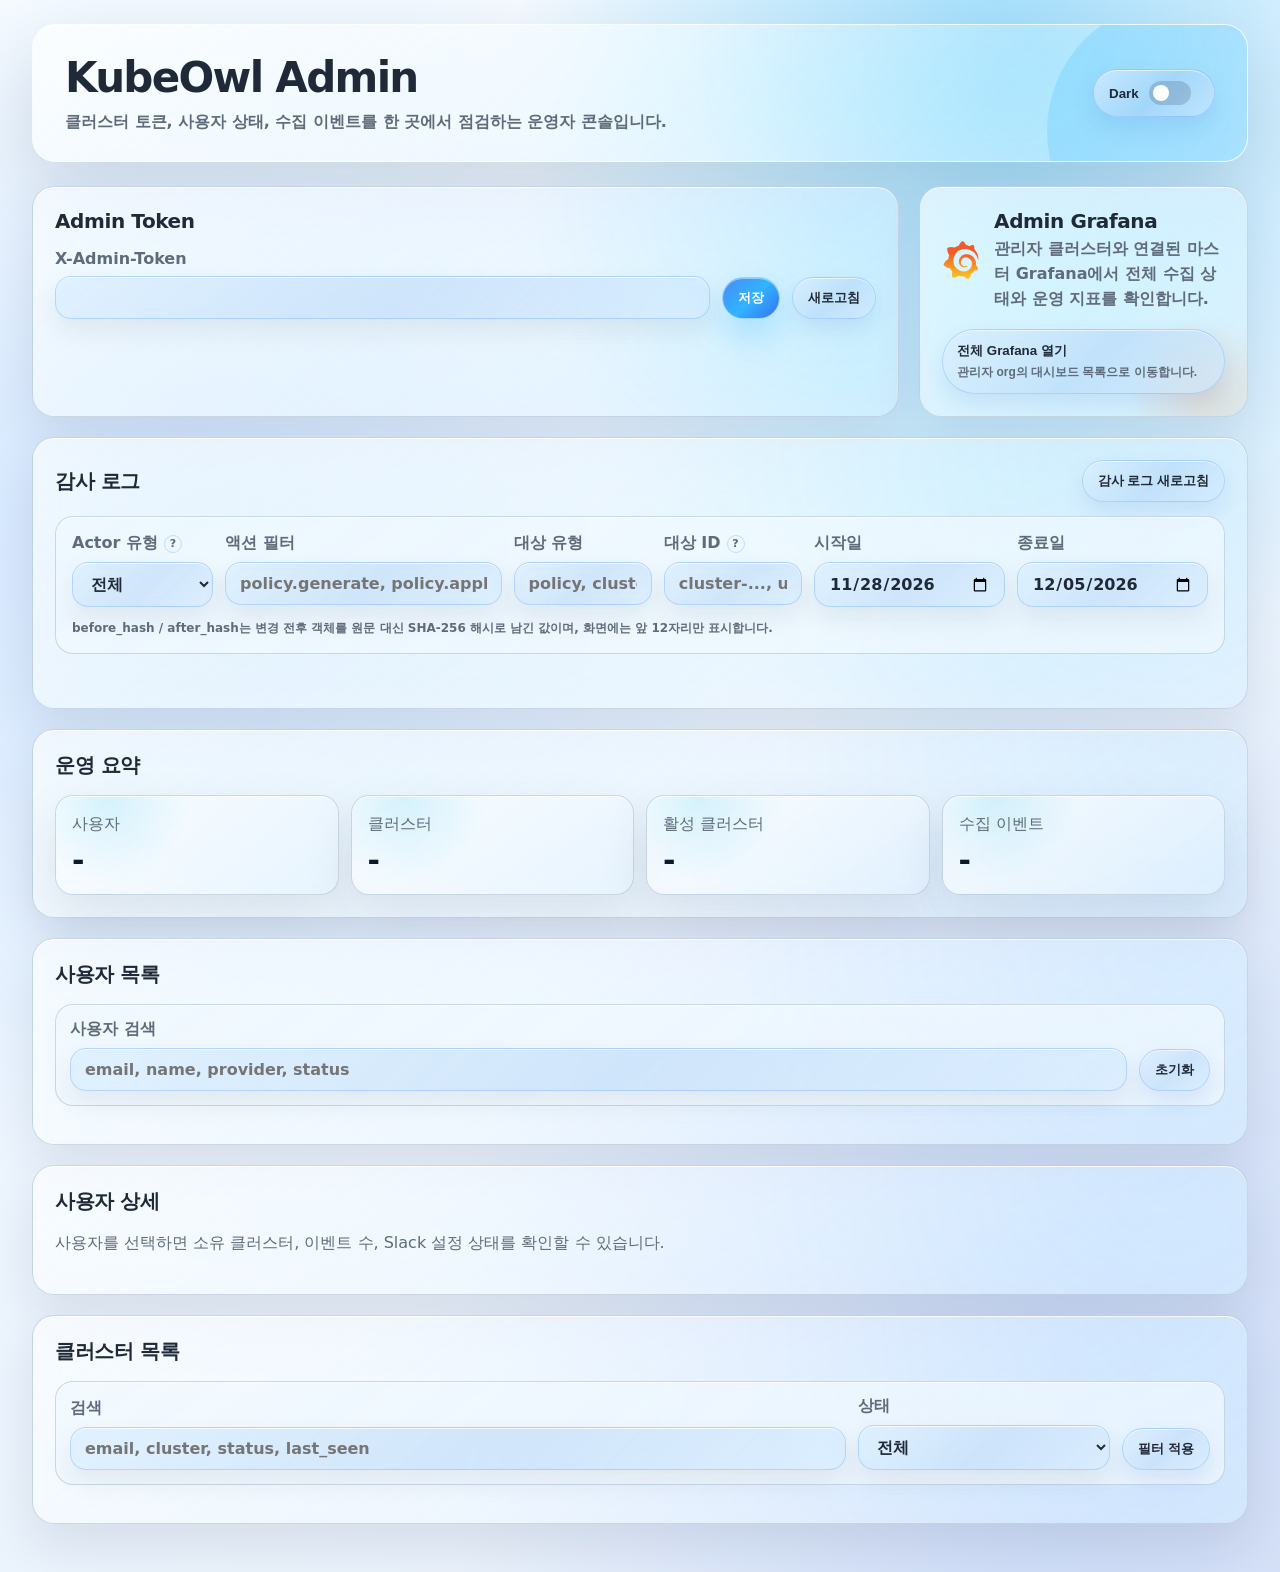
<file: ai-observability/ai-server/app/static/admin.html>
<!doctype html>
<html lang="ko">
  <head>
    <meta charset="utf-8" />
    <meta name="viewport" content="width=device-width, initial-scale=1" />
    <title>KubeOwl Admin</title>
    <style>
      :root {
        color-scheme: light;
        --bg: #f0f4f8;
        --panel: rgba(255, 255, 255, 0.68);
        --panel-strong: #ffffff;
        --line: rgba(174, 190, 209, 0.58);
        --line-strong: rgba(96, 165, 250, 0.34);
        --text: #1f2937;
        --muted: #5f6b7a;
        --accent: #0ea5ff;
        --accent-2: #38bdf8;
        --danger: #cf222e;
        --soft: rgba(240, 249, 255, 0.72);
        --code: #08111f;
        --shadow: 0 28px 70px rgba(31, 44, 64, 0.14);
        --shadow-soft:
          inset 0 1px 0 rgba(255, 255, 255, 0.78),
          0 20px 48px rgba(31, 44, 64, 0.1);
        --control-bg: linear-gradient(135deg, rgba(218, 238, 255, 0.74), rgba(174, 209, 246, 0.48) 52%, rgba(210, 233, 255, 0.62));
        --control-bg-hover: linear-gradient(135deg, rgba(224, 242, 254, 0.9), rgba(186, 230, 253, 0.66));
      }
      body[data-theme="dark"] {
        color-scheme: dark;
        --bg: #07111f;
        --panel: rgba(18, 23, 29, 0.72);
        --panel-strong: rgba(17, 27, 45, 0.94);
        --line: rgba(255, 255, 255, 0.1);
        --line-strong: rgba(96, 165, 250, 0.34);
        --text: #eef5ff;
        --muted: #b9c8dd;
        --accent: #60a5fa;
        --accent-2: #38bdf8;
        --danger: #f87171;
        --soft: rgba(15, 23, 42, 0.62);
        --code: #050b16;
        --shadow: 0 22px 60px rgba(0, 0, 0, 0.24);
        --shadow-soft:
          inset 0 1px 0 rgba(255, 255, 255, 0.06),
          0 20px 48px rgba(0, 0, 0, 0.24);
        --control-bg: linear-gradient(135deg, rgba(48, 76, 132, 0.42), rgba(17, 28, 58, 0.46));
        --control-bg-hover: linear-gradient(135deg, rgba(58, 93, 158, 0.5), rgba(22, 38, 76, 0.56));
      }
      * {
        box-sizing: border-box;
      }
      body {
        margin: 0;
        font-family: SUIT, Pretendard, "Noto Sans KR", ui-sans-serif, system-ui, sans-serif;
        background:
          radial-gradient(ellipse at 78% 4%, rgba(56, 189, 248, 0.42), transparent 34%),
          radial-gradient(ellipse at 14% 34%, rgba(191, 219, 254, 0.68), transparent 42%),
          radial-gradient(ellipse at 84% 88%, rgba(37, 99, 235, 0.16), transparent 42%),
          linear-gradient(145deg, #f8fcff 0%, #edf6ff 42%, #e7eef8 100%);
        color: var(--text);
        min-height: 100vh;
      }
      body[data-theme="dark"] {
        background:
          radial-gradient(ellipse at 18% 0%, rgba(37, 99, 235, 0.16), transparent 36%),
          radial-gradient(ellipse at 86% 12%, rgba(14, 165, 233, 0.12), transparent 38%),
          linear-gradient(150deg, #07111f 0%, #0b1830 48%, #081225 100%);
      }
      header {
        position: relative;
        overflow: hidden;
        margin: 24px 32px 0;
        padding: 28px 32px;
        border: 1px solid rgba(255, 255, 255, 0.72);
        border-radius: 24px;
        background:
          linear-gradient(135deg, rgba(255, 255, 255, 0.72), rgba(224, 240, 255, 0.44)),
          radial-gradient(circle at 82% 8%, rgba(56, 189, 248, 0.38), transparent 34%);
        color: var(--text);
        box-shadow: var(--shadow);
        -webkit-backdrop-filter: blur(24px) saturate(150%);
        backdrop-filter: blur(24px) saturate(150%);
      }
      body[data-theme="dark"] header {
        border-color: rgba(255, 255, 255, 0.12);
        background:
          radial-gradient(circle at 80% 10%, rgba(37, 99, 235, 0.24), transparent 34%),
          linear-gradient(135deg, rgba(15, 23, 42, 0.88), rgba(8, 18, 37, 0.78));
      }
      header::after {
        content: "";
        position: absolute;
        inset: auto -60px -100px auto;
        width: 260px;
        height: 260px;
        border-radius: 999px;
        background: rgba(14, 165, 255, 0.16);
      }
      .admin-topline {
        position: relative;
        z-index: 1;
        display: flex;
        align-items: center;
        justify-content: space-between;
        gap: 18px;
      }
      .admin-title-block {
        min-width: 0;
      }
      .theme-toggle {
        display: inline-flex;
        align-items: center;
        gap: 10px;
        min-width: 122px;
        border-color: var(--line-strong);
        background: var(--control-bg);
        color: var(--text);
        box-shadow:
          inset 0 1px 0 rgba(255, 255, 255, 0.58),
          0 12px 24px rgba(30, 64, 175, 0.1);
        backdrop-filter: blur(16px);
      }
      .theme-switch {
        position: relative;
        width: 42px;
        height: 24px;
        border-radius: 999px;
        background: rgba(15, 23, 42, 0.16);
      }
      .theme-switch::after {
        content: "";
        position: absolute;
        top: 4px;
        left: 4px;
        width: 16px;
        height: 16px;
        border-radius: 999px;
        background: #ffffff;
        transition: transform 0.18s ease;
      }
      body[data-theme="dark"] .theme-toggle {
        color: #eef5ff;
      }
      body[data-theme="dark"] .theme-switch {
        background: rgba(96, 165, 250, 0.36);
      }
      body[data-theme="dark"] .theme-switch::after {
        transform: translateX(18px);
      }
      main {
        display: grid;
        gap: 20px;
        padding: 24px 32px 48px;
      }
      .admin-overview-grid {
        display: grid;
        grid-template-columns: minmax(0, 1.45fr) minmax(320px, 0.55fr);
        gap: 20px;
        align-items: stretch;
      }
      section {
        border: 1px solid var(--line);
        border-radius: 22px;
        background:
          linear-gradient(145deg, rgba(255, 255, 255, 0.66), rgba(228, 242, 255, 0.42)),
          radial-gradient(circle at 94% 0%, rgba(125, 211, 252, 0.18), transparent 38%);
        padding: 22px;
        box-shadow: var(--shadow-soft);
        -webkit-backdrop-filter: blur(22px) saturate(150%);
        backdrop-filter: blur(22px) saturate(150%);
      }
      body[data-theme="dark"] section {
        background: var(--panel);
      }
      h1, h2 {
        margin: 0;
      }
      h1 {
        position: relative;
        z-index: 1;
        font-size: clamp(30px, 4vw, 42px);
        letter-spacing: -0.04em;
      }
      header p {
        position: relative;
        z-index: 1;
        max-width: 620px;
        margin: 10px 0 0;
        color: var(--muted);
        font-weight: 720;
      }
      h2 {
        margin-bottom: 16px;
        font-size: 20px;
        letter-spacing: -0.02em;
      }
      .admin-grafana-card {
        position: relative;
        overflow: hidden;
        display: grid;
        align-content: space-between;
        gap: 18px;
        min-height: 192px;
      }
      .admin-grafana-card::after {
        content: "";
        position: absolute;
        inset: auto -48px -68px auto;
        width: 180px;
        height: 180px;
        border-radius: 999px;
        background: radial-gradient(circle, rgba(251, 146, 60, 0.2), transparent 62%);
        pointer-events: none;
      }
      .admin-grafana-heading {
        position: relative;
        z-index: 1;
        display: flex;
        align-items: center;
        gap: 14px;
      }
      .admin-grafana-logo {
        display: inline-block;
        flex: 0 0 auto;
        width: 38px;
        height: 38px;
        background-image: url("data:image/svg+xml,%3Csvg xmlns='http://www.w3.org/2000/svg' viewBox='0 0 128 128'%3E%3ClinearGradient id='SVGDkkdxczn' x1='45.842' x2='45.842' y1='89.57' y2='8.802' gradientTransform='translate(-2.405 27.316)scale(1.4463)' gradientUnits='userSpaceOnUse'%3E%3Cstop offset='0' stop-color='%23fcee1f'/%3E%3Cstop offset='1' stop-color='%23f15b2a'/%3E%3C/linearGradient%3E%3Cpath fill='url(%23SVGDkkdxczn)' d='M69.162 0c-9.91 6.4-11.77 14.865-11.77 14.865s.002.206-.101.412c-.62.104-1.033.31-1.549.413c-.722.206-1.445.413-2.168.826l-2.168.93c-1.445.722-2.89 1.341-4.336 2.167c-1.342.826-2.683 1.548-4.025 2.477a1.3 1.3 0 0 1-.309-.205c-13.316-5.161-25.084 1.031-25.084 1.031c-1.032 14.245 5.367 23.02 6.606 24.672c-.31.929-.62 1.754-.93 2.58a53 53 0 0 0-2.166 9.91c-.103.413-.104 1.033-.207 1.445C8.671 67.613 5.06 80.103 5.06 80.103c10.219 11.768 22.193 12.49 22.193 12.49c1.445 2.685 3.302 5.369 5.264 7.743c.825 1.032 1.756 1.96 2.582 2.992c-3.716 10.632.619 19.613.619 19.613c11.458.413 18.992-4.955 20.54-6.297c1.136.31 2.272.724 3.407 1.034a47.3 47.3 0 0 0 10.633 1.549h4.644C80.31 126.969 89.807 128 89.807 128c6.71-7.123 7.123-14.038 7.123-15.69v-.62c1.342-1.033 2.683-2.064 4.129-3.2c2.684-2.374 4.955-5.264 7.02-8.154c.206-.207.309-.62.618-.826c7.639.413 12.903-4.748 12.903-4.748c-1.24-7.949-5.78-11.768-6.71-12.49l-.103-.104l-.103-.104l-.104-.103c0-.413.104-.93.104-1.445c.103-.93.103-1.755.103-2.58v-3.407c0-.206 0-.413-.103-.722l-.104-.723l-.103-.723c-.104-.929-.31-1.754-.413-2.58c-.825-3.406-2.166-6.71-3.818-9.498c-1.858-2.993-4.026-5.471-6.504-7.742c-2.477-2.168-5.264-4.025-8.154-5.264c-2.994-1.342-5.884-2.167-8.98-2.476c-1.446-.207-3.098-.207-4.544-.207H79.69c-.825.103-1.546.205-2.27.308c-3.096.62-5.883 1.756-8.36 3.201c-2.478 1.446-4.646 3.407-6.504 5.575c-1.858 2.167-3.2 4.438-4.13 6.916a23.3 23.3 0 0 0-1.548 7.431v2.684c0 .31 0 .62.104.93c.103 1.238.31 2.374.722 3.51c.723 2.27 1.756 4.334 3.098 6.09a20 20 0 0 0 4.54 4.335c1.756 1.136 3.408 1.96 5.266 2.477s3.509.826 5.16.722h2.376c.206 0 .412-.101.619-.101c.206 0 .31-.104.619-.104c.31-.103.825-.207 1.135-.31c.722-.207 1.342-.62 2.064-.826c.723-.31 1.24-.722 1.756-1.032c.103-.103.309-.207.412-.31c.62-.413.723-1.238.207-1.858c-.413-.413-1.136-.62-1.756-.31c-.103.103-.205.104-.412.207c-.413.206-1.032.413-1.445.619c-.62.103-1.135.31-1.754.414c-.31 0-.62.102-.93.102h-2.58c-.103 0-.31.001-.414-.102c-1.239-.206-2.58-.62-3.818-1.137c-1.239-.619-2.478-1.34-3.51-2.373a15.9 15.9 0 0 1-2.89-3.51c-.826-1.341-1.24-2.89-1.446-4.335c-.103-.826-.207-1.55-.103-2.375v-1.239c0-.413.103-.825.207-1.238c.619-3.406 2.27-6.71 4.851-9.187c.723-.723 1.342-1.238 2.168-1.754c.826-.62 1.547-1.032 2.373-1.342s1.756-.723 2.582-.93c.93-.206 1.858-.414 2.684-.414c.413 0 .929-.101 1.342-.101h1.238c1.032.103 2.065.205 2.994.412c1.961.413 3.82 1.135 5.678 2.168c3.613 2.064 6.708 5.16 8.566 8.877c.93 1.858 1.548 3.82 1.961 5.988c.103.62.104 1.03.207 1.547v2.787c0 .62-.103 1.136-.103 1.756c-.104.62-.102 1.134-.205 1.754c-.104.619-.208 1.136-.311 1.755c-.206 1.136-.722 2.168-1.031 3.303c-.826 2.168-1.963 4.232-3.305 5.986c-2.684 3.717-6.502 6.815-10.63 8.776c-2.169.929-4.337 1.755-6.608 2.064a19 19 0 0 1-3.407.309h-1.755c-.62 0-1.238.002-1.858-.102c-2.477-.206-4.85-.724-7.224-1.343c-2.375-.723-4.647-1.548-6.815-2.684c-4.335-2.27-8.153-5.573-11.25-9.289c-1.445-1.961-2.892-4.027-4.027-6.092s-1.961-4.438-2.58-6.709c-.723-2.27-1.032-4.645-1.135-7.02v-3.613c0-1.135.102-2.372.309-3.61c.103-1.24.309-2.376.619-3.614c.206-1.239.62-2.375.93-3.614c.722-2.374 1.444-4.644 2.476-6.812c2.064-4.335 4.645-8.155 7.742-11.252a25 25 0 0 1 2.479-2.168c.31-.31 1.135-1.033 2.064-1.549s1.858-1.136 2.89-1.549c.414-.206.93-.413 1.446-.722c.206-.103.411-.206.824-.309c.207-.103.414-.207.826-.31c1.033-.413 2.066-.825 3.098-1.135c.207-.103.62-.104.826-.207c.207-.103.618-.102.824-.205c.62-.103 1.033-.208 1.55-.414c.206-.104.619-.104.825-.207c.207 0 .62-.102.827-.102s.62-.103.826-.103l.412-.104l.412-.103c.206 0 .62-.104.826-.104c.31 0 .62-.104.93-.104c.206 0 .721-.101.928-.101c.206 0 .311 0 .62-.104h.723c.31 0 .618 0 .928-.103h4.647c2.064.103 4.128.31 5.986.723c3.82.722 7.638 1.961 10.941 3.613c3.304 1.548 6.4 3.611 8.877 5.78c.104.102.311.207.414.413c.104.103.31.206.412.412c.31.207.62.62.93.826c.31.207.62.62.93.827c.206.31.618.618.824.927c1.136 1.136 2.169 2.375 3.098 3.51a41.4 41.4 0 0 1 4.44 7.02c.102.103.1.207.204.414c.103.103.104.205.207.412c.103.206.206.62.412.826c.104.206.208.62.31.826c.104.207.208.62.311.826c.413 1.033.826 2.064 1.135 3.096c.62 1.548.929 2.993 1.239 4.13c.103.412.62.825 1.033.825c.619 0 .927-.414.927-1.033c-.31-1.755-.308-3.198-.412-4.953q-.31-3.253-1.238-7.434c-.62-2.787-1.86-5.677-3.305-8.877c-1.548-3.096-3.509-6.4-6.09-9.394c-1.032-1.239-2.167-2.373-3.302-3.612c1.858-7.122-2.168-13.42-2.168-13.42c-6.916-.412-11.253 2.168-12.801 3.303c-.206-.103-.618-.205-.824-.308c-1.136-.413-2.375-.93-3.613-1.342c-1.24-.31-2.478-.827-3.717-1.033c-1.239-.31-2.58-.62-4.026-.827c-.206 0-.413-.103-.722-.103C77.833 4.128 69.162 0 69.162 0'/%3E%3C/svg%3E");
        background-repeat: no-repeat;
        background-size: 100% 100%;
      }
      .admin-grafana-heading h2 {
        margin-bottom: 4px;
      }
      .admin-grafana-card p {
        margin: 0;
        color: var(--muted);
        line-height: 1.55;
        font-weight: 720;
      }
      .admin-grafana-links {
        position: relative;
        z-index: 1;
        display: grid;
        gap: 10px;
      }
      .admin-grafana-link {
        display: grid;
        gap: 4px;
        width: 100%;
        padding: 12px 14px;
        text-align: left;
      }
      .admin-grafana-link strong {
        color: inherit;
      }
      .admin-grafana-link span {
        color: var(--muted);
        font-size: 12px;
        font-weight: 760;
      }
      .audit-log-card {
        display: grid;
        gap: 14px;
      }
      .audit-log-heading {
        display: flex;
        align-items: center;
        justify-content: space-between;
        gap: 16px;
      }
      .audit-log-heading h2 {
        margin-bottom: 0;
      }
      .audit-refresh-button {
        white-space: nowrap;
      }
      .audit-filter-panel {
        display: grid;
        gap: 12px;
        padding: 16px;
        border: 1px solid var(--line);
        border-radius: 18px;
        background: var(--soft);
        box-shadow: inset 0 1px 0 rgba(255, 255, 255, 0.64);
      }
      body[data-theme="dark"] .audit-filter-panel {
        background: rgba(15, 23, 42, 0.62);
      }
      .audit-log-filters {
        display: grid;
        grid-template-columns: auto 2fr 1fr 1fr 1fr 1fr;
        gap: 12px;
        align-items: start;
      }
      .filter-label-row {
        display: inline-flex;
        align-items: center;
        gap: 6px;
      }
      .help-tooltip {
        position: relative;
        display: inline-grid;
        place-items: center;
        width: 18px;
        height: 18px;
        border: 1px solid var(--line-strong);
        border-radius: 999px;
        color: var(--muted);
        font-size: 11px;
        font-weight: 900;
        cursor: help;
      }
      .help-tooltip::after {
        content: attr(data-tooltip);
        position: absolute;
        left: 50%;
        bottom: calc(100% + 8px);
        z-index: 8;
        width: max-content;
        max-width: 280px;
        padding: 9px 10px;
        border: 1px solid var(--line);
        border-radius: 8px;
        background: var(--panel-strong);
        color: var(--text);
        box-shadow: var(--shadow-soft);
        font-size: 11px;
        line-height: 1.45;
        opacity: 0;
        pointer-events: none;
        transform: translateX(-50%) translateY(4px);
        transition: opacity 0.14s ease, transform 0.14s ease;
      }
      .help-tooltip:hover::after,
      .help-tooltip:focus-visible::after {
        opacity: 1;
        transform: translateX(-50%) translateY(0);
      }
      .field-help {
        display: block;
        margin-top: 6px;
        color: var(--muted);
        font-size: 11px;
        font-weight: 760;
        line-height: 1.35;
      }
      .audit-summary-grid {
        display: flex;
        gap: 10px;
        overflow-x: auto;
        padding-bottom: 4px;
        scroll-snap-type: x proximity;
      }
      .audit-summary-grid::-webkit-scrollbar {
        height: 8px;
      }
      .audit-summary-grid::-webkit-scrollbar-thumb {
        border-radius: 999px;
        background: var(--line-strong);
      }
      .audit-summary-card {
        flex: 0 0 260px;
        min-width: 220px;
        max-width: 320px;
        scroll-snap-align: start;
        border: 1px solid var(--line);
        border-radius: 16px;
        background:
          radial-gradient(circle at 18% 0%, rgba(86, 204, 242, 0.18), transparent 34%),
          rgba(255, 255, 255, 0.64);
        padding: 13px 14px;
        box-shadow: 0 12px 28px rgba(31, 44, 64, 0.07);
      }
      body[data-theme="dark"] .audit-summary-card {
        background:
          radial-gradient(circle at 18% 0%, rgba(56, 189, 248, 0.13), transparent 34%),
          rgba(15, 23, 42, 0.76);
      }
      .audit-summary-card span {
        display: block;
        color: var(--muted);
        font-size: 12px;
        font-weight: 820;
        overflow-wrap: anywhere;
      }
      .audit-summary-card strong {
        display: block;
        margin-top: 5px;
        color: var(--text);
        font-size: 24px;
      }
      .audit-hash-note {
        margin: 0;
        color: var(--muted);
        font-size: 12px;
        font-weight: 760;
        line-height: 1.5;
      }
      .audit-hash-list {
        display: inline-flex;
        align-items: center;
        flex-wrap: wrap;
        gap: 8px;
      }
      .audit-hash-chip {
        display: inline-flex;
        align-items: center;
        gap: 6px;
      }
      .audit-hash-value {
        color: var(--text);
        font-family: "SFMono-Regular", Consolas, "Liberation Mono", Menlo, monospace;
        font-size: 12px;
        font-weight: 820;
      }
      .hash-copy-button {
        min-height: 26px;
        padding: 4px 8px;
        border-radius: 999px;
        font-size: 11px;
      }
      .audit-log-list {
        display: grid;
        gap: 10px;
      }
      .audit-log-list.is-scrollable {
        max-height: 540px;
        overflow-y: auto;
        padding-right: 8px;
        overscroll-behavior: contain;
      }
      .audit-log-item {
        display: grid;
        gap: 8px;
        padding: 14px 16px;
        border: 1px solid var(--line);
        border-radius: 16px;
        background:
          radial-gradient(circle at 0% 0%, rgba(86, 204, 242, 0.12), transparent 28%),
          rgba(255, 255, 255, 0.64);
      }
      body[data-theme="dark"] .audit-log-item {
        background:
          radial-gradient(circle at 0% 0%, rgba(56, 189, 248, 0.1), transparent 28%),
          rgba(15, 23, 42, 0.76);
      }
      .audit-log-item strong {
        font-size: 15px;
      }
      .audit-log-meta {
        color: var(--muted);
        line-height: 1.5;
        overflow-wrap: anywhere;
        font-size: 13px;
      }
      .audit-log-json {
        margin: 0;
        padding: 12px 14px;
        border-radius: 10px;
        background: rgba(8, 17, 31, 0.94);
        color: #dbeafe;
        font-family: "SFMono-Regular", Menlo, Consolas, monospace;
        font-size: 12px;
        line-height: 1.5;
        overflow: auto;
      }
      .audit-log-empty {
        color: var(--muted);
        font-weight: 760;
      }
      label {
        display: grid;
        gap: 8px;
        color: var(--muted);
        font-weight: 820;
      }
      input, select, textarea {
        width: 100%;
        border: 1px solid var(--line-strong);
        border-radius: 16px;
        background: var(--control-bg);
        color: var(--text);
        padding: 11px 14px;
        font: inherit;
        font-weight: 760;
        box-shadow:
          inset 0 1px 0 rgba(255, 255, 255, 0.74),
          0 12px 26px rgba(31, 44, 64, 0.08);
      }
      body[data-theme="dark"] input,
      body[data-theme="dark"] select {
        background: var(--control-bg);
        color: var(--text);
        box-shadow:
          inset 0 1px 0 rgba(255, 255, 255, 0.08),
          0 12px 24px rgba(0, 0, 0, 0.18);
      }
      input:focus, select:focus, textarea:focus {
        outline: 3px solid rgba(8, 119, 242, 0.16);
        border-color: var(--accent);
      }
      textarea {
        min-height: 220px;
        border-color: rgba(125, 211, 252, 0.24);
        background: var(--code);
        color: #dbeafe;
        font-family: "SFMono-Regular", Menlo, Consolas, monospace;
        resize: vertical;
      }
      button {
        border: 1px solid var(--line-strong);
        border-radius: 999px;
        background: var(--control-bg);
        color: var(--text);
        padding: 11px 15px;
        font-weight: 880;
        cursor: pointer;
        box-shadow:
          inset 0 1px 0 rgba(255, 255, 255, 0.58),
          0 10px 22px rgba(30, 64, 175, 0.1);
        transition: transform 0.16s ease, box-shadow 0.16s ease, border-color 0.16s ease, background 0.16s ease;
      }
      body[data-theme="dark"] button {
        background: var(--control-bg);
        color: var(--text);
      }
      button:hover {
        transform: translateY(-1px);
        border-color: rgba(8, 119, 242, 0.48);
        box-shadow: 0 12px 24px rgba(8, 119, 242, 0.12);
      }
      button.primary {
        border-color: rgba(186, 230, 253, 0.72);
        background:
          linear-gradient(135deg, rgba(59, 130, 246, 0.92), rgba(14, 165, 255, 0.82) 52%, rgba(37, 99, 235, 0.9));
        color: #ffffff;
        box-shadow:
          inset 0 1px 0 rgba(255, 255, 255, 0.42),
          0 16px 34px rgba(14, 165, 255, 0.24);
      }
      button.danger {
        border-color: rgba(207, 34, 46, 0.34);
        background: rgba(207, 34, 46, 0.08);
        color: var(--danger);
      }
      .row {
        display: flex;
        flex-wrap: wrap;
        gap: 12px;
        align-items: end;
      }
      .row label {
        flex: 1 1 280px;
      }
      .cluster, .user {
        display: grid;
        gap: 12px;
        margin-top: 12px;
        border: 1px solid var(--line);
        border-radius: 18px;
        background:
          radial-gradient(circle at 0% 0%, rgba(86, 204, 242, 0.12), transparent 28%),
          rgba(255, 255, 255, 0.64);
        padding: 16px;
        box-shadow: 0 14px 32px rgba(31, 44, 64, 0.08);
      }
      body[data-theme="dark"] .cluster,
      body[data-theme="dark"] .user {
        background:
          radial-gradient(circle at 0% 0%, rgba(56, 189, 248, 0.1), transparent 28%),
          rgba(15, 23, 42, 0.76);
      }
      .cluster:first-child,
      .user:first-child {
        margin-top: 0;
      }
      .scroll-list {
        display: grid;
        gap: 12px;
      }
      .scroll-list.is-scrollable {
        max-height: 520px;
        overflow-y: auto;
        overscroll-behavior: contain;
        padding-right: 8px;
        scrollbar-color: rgba(8, 119, 242, 0.38) rgba(8, 119, 242, 0.08);
        scrollbar-width: thin;
      }
      .scroll-list.is-scrollable .cluster,
      .scroll-list.is-scrollable .user {
        margin-top: 0;
      }
      .search-highlight {
        border-radius: 5px;
        background: rgba(250, 204, 21, 0.42);
        color: #713f12;
        padding: 0 3px;
      }
      body[data-theme="dark"] .search-highlight {
        background: rgba(250, 204, 21, 0.28);
        color: #fde68a;
      }
      .cluster strong,
      .user strong {
        font-size: 17px;
        letter-spacing: -0.02em;
      }
      .summary-grid {
        display: grid;
        grid-template-columns: repeat(4, minmax(0, 1fr));
        gap: 12px;
      }
      .summary-card {
        border: 1px solid var(--line);
        border-radius: 18px;
        background:
          radial-gradient(circle at 18% 0%, rgba(86, 204, 242, 0.22), transparent 34%),
          linear-gradient(145deg, rgba(255, 255, 255, 0.72), rgba(224, 240, 255, 0.42));
        padding: 16px;
        box-shadow: var(--shadow-soft);
      }
      body[data-theme="dark"] .summary-card {
        background:
          radial-gradient(circle at 18% 0%, rgba(56, 189, 248, 0.16), transparent 34%),
          linear-gradient(180deg, #111827, #0f172a);
      }
      body[data-theme="dark"] .summary-card strong {
        color: #f8fafc;
      }
      .summary-card strong {
        display: block;
        margin-top: 6px;
        color: #0f172a;
        font-size: 30px;
        letter-spacing: -0.04em;
      }
      .user-clusters {
        display: grid;
        gap: 10px;
      }
      .user-cluster {
        border: 1px solid var(--line);
        border-radius: 14px;
        background: var(--soft);
        padding: 12px 14px;
      }
      body[data-theme="dark"] .user-cluster {
        background: #08111f;
      }
      .meta {
        color: var(--muted);
        line-height: 1.55;
        overflow-wrap: anywhere;
      }
      .pill {
        display: inline-flex;
        align-items: center;
        border: 1px solid rgba(8, 119, 242, 0.22);
        border-radius: 999px;
        background: rgba(8, 119, 242, 0.08);
        padding: 4px 10px;
        color: var(--accent);
        font-size: 12px;
        font-weight: 860;
      }
      .status-active {
        color: #128a3d;
        font-weight: 860;
      }
      .status-disabled {
        color: var(--danger);
        font-weight: 860;
      }
      .status-deleted {
        color: #b7791f;
        font-weight: 860;
      }
      .filters {
        display: grid;
        grid-template-columns: minmax(240px, 2fr) minmax(150px, 0.65fr) auto;
        gap: 12px;
        align-items: end;
        margin-bottom: 16px;
        padding: 14px;
        border: 1px solid var(--line);
        border-radius: 18px;
        background: var(--soft);
        box-shadow: inset 0 1px 0 rgba(255, 255, 255, 0.64);
      }
      body[data-theme="dark"] .filters {
        background: rgba(15, 23, 42, 0.62);
      }
      .user-search {
        display: grid;
        grid-template-columns: minmax(240px, 1fr) auto;
        gap: 12px;
        align-items: end;
        margin-bottom: 16px;
        padding: 14px;
        border: 1px solid var(--line);
        border-radius: 18px;
        background: var(--soft);
        box-shadow: inset 0 1px 0 rgba(255, 255, 255, 0.64);
      }
      body[data-theme="dark"] .user-search {
        background: rgba(15, 23, 42, 0.62);
      }
      .actions {
        display: flex;
        flex-wrap: wrap;
        gap: 8px;
      }
      .actions button {
        padding: 9px 13px;
        border-radius: 999px;
      }
      .danger-note {
        color: #b45309;
        font-weight: 820;
      }
      #message {
        min-height: 24px;
        margin-bottom: 0;
        color: var(--muted);
        font-weight: 760;
      }
      @media (max-width: 900px) {
        header,
        main {
          margin-left: 16px;
          margin-right: 16px;
          padding-left: 18px;
          padding-right: 18px;
        }
        main {
          margin: 0;
        }
        .admin-overview-grid {
          grid-template-columns: 1fr;
        }
        .summary-grid {
          grid-template-columns: repeat(2, minmax(0, 1fr));
        }
      .audit-log-filters {
        grid-template-columns: repeat(2, minmax(0, 1fr));
      }
      }
      @media (max-width: 640px) {
        header {
          margin: 16px 12px 0;
        }
        main {
          padding: 16px 12px 36px;
        }
        .summary-grid,
        .filters,
        .audit-log-filters {
          grid-template-columns: 1fr;
        }
        .audit-log-heading {
          grid-template-columns: 1fr;
        }
        .audit-log-heading {
          align-items: stretch;
          flex-direction: column;
        }
      }
    </style>
  </head>
  <body>
    <header>
      <div class="admin-topline">
        <div class="admin-title-block">
          <h1>KubeOwl Admin</h1>
          <p>클러스터 토큰, 사용자 상태, 수집 이벤트를 한 곳에서 점검하는 운영자 콘솔입니다.</p>
        </div>
        <button class="theme-toggle" id="adminThemeToggle" type="button" aria-pressed="false">
          <span id="adminThemeLabel">Dark</span>
          <span class="theme-switch" aria-hidden="true"></span>
        </button>
      </div>
    </header>
    <main>
      <div class="admin-overview-grid">
        <section>
          <h2>Admin Token</h2>
          <div class="row">
            <label>
              X-Admin-Token
              <input id="adminToken" type="password" autocomplete="off" />
            </label>
            <button class="primary" id="saveToken">저장</button>
            <button id="refreshClusters">새로고침</button>
          </div>
          <p id="message"></p>
        </section>

        <section class="admin-grafana-card">
          <div class="admin-grafana-heading">
            <span class="devicon--grafana admin-grafana-logo" aria-hidden="true"></span>
            <div>
              <h2>Admin Grafana</h2>
              <p>관리자 클러스터와 연결된 마스터 Grafana에서 전체 수집 상태와 운영 지표를 확인합니다.</p>
            </div>
          </div>
          <div class="admin-grafana-links" id="adminGrafanaLinks">
            <button class="admin-grafana-link" data-grafana-link="default">
              <strong>전체 Grafana 열기</strong>
              <span>관리자 org의 대시보드 목록으로 이동합니다.</span>
            </button>
          </div>
        </section>
      </div>

      <section class="audit-log-card">
        <div class="audit-log-heading">
          <h2>감사 로그</h2>
          <button class="audit-refresh-button" id="refreshAuditLogs">감사 로그 새로고침</button>
        </div>
        <div class="audit-filter-panel">
          <div class="audit-log-filters">
            <label>
              <span class="filter-label-row">
                Actor 유형
                <span class="help-tooltip" tabindex="0" data-tooltip="public=비로그인 정책 생성, login=로그인 사용자, admin=관리자 작업">?</span>
              </span>
              <select id="auditActorTypeFilter">
                <option value="">전체</option>
                <option value="public">public</option>
                <option value="login">login user</option>
                <option value="admin">admin</option>
              </select>
            </label>
            <label>
              액션 필터
              <input id="auditActionFilter" placeholder="policy.generate, policy.apply, cluster.rotate_token" />
            </label>
            <label>
              대상 유형
              <input id="auditTargetTypeFilter" placeholder="policy, cluster, user, grafana" />
            </label>
            <label>
              <span class="filter-label-row">
                대상 ID
                <span class="help-tooltip" tabindex="0" data-tooltip="이메일/학번이 아니라 로그의 target 값입니다. 예: cluster-..., user-..., latest-tag">?</span>
              </span>
              <input id="auditTargetIdFilter" placeholder="cluster-..., user-..., latest-tag" />
            </label>
            <label>
              시작일
              <input id="auditDateFromFilter" type="date" />
            </label>
            <label>
              종료일
              <input id="auditDateToFilter" type="date" />
            </label>
          </div>
          <p class="audit-hash-note">
            before_hash / after_hash는 변경 전후 객체를 원문 대신 SHA-256 해시로 남긴 값이며, 화면에는 앞 12자리만 표시합니다.
          </p>
        </div>
        <div class="audit-summary-grid" id="auditSummary"></div>
        <div id="auditLogs"></div>
      </section>

      <section>
        <h2>운영 요약</h2>
        <div class="summary-grid" id="adminSummary">
          <div class="summary-card"><span class="meta">사용자</span><strong>-</strong></div>
          <div class="summary-card"><span class="meta">클러스터</span><strong>-</strong></div>
          <div class="summary-card"><span class="meta">활성 클러스터</span><strong>-</strong></div>
          <div class="summary-card"><span class="meta">수집 이벤트</span><strong>-</strong></div>
        </div>
      </section>

      <section>
        <h2>사용자 목록</h2>
        <div class="user-search">
          <label>
            사용자 검색
            <input id="userSearch" placeholder="email, name, provider, status" />
          </label>
          <button id="clearUserSearch">초기화</button>
        </div>
        <div id="users"></div>
      </section>

      <section>
        <h2>사용자 상세</h2>
        <div id="userDetail"><p class="meta">사용자를 선택하면 소유 클러스터, 이벤트 수, Slack 설정 상태를 확인할 수 있습니다.</p></div>
      </section>

      <section>
        <h2>클러스터 목록</h2>
        <div class="filters">
          <label>
            검색
            <input id="clusterSearch" placeholder="email, cluster, status, last_seen" />
          </label>
          <label>
            상태
            <select id="statusFilter">
              <option value="">전체</option>
              <option value="active">active</option>
              <option value="disabled">disabled</option>
              <option value="deleted">deleted</option>
            </select>
          </label>
          <button id="applyClusterFilters">필터 적용</button>
        </div>
        <div id="clusters"></div>
      </section>
    </main>
    <script>
      const tokenInput = document.querySelector("#adminToken");
      const message = document.querySelector("#message");
      const clustersEl = document.querySelector("#clusters");
      const usersEl = document.querySelector("#users");
      const userDetailEl = document.querySelector("#userDetail");
      const adminSummary = document.querySelector("#adminSummary");
      const auditLogsEl = document.querySelector("#auditLogs");
      const auditActionFilter = document.querySelector("#auditActionFilter");
      const auditTargetTypeFilter = document.querySelector("#auditTargetTypeFilter");
      const auditTargetIdFilter = document.querySelector("#auditTargetIdFilter");
      const auditActorTypeFilter = document.querySelector("#auditActorTypeFilter");
      const auditDateFromFilter = document.querySelector("#auditDateFromFilter");
      const auditDateToFilter = document.querySelector("#auditDateToFilter");
      const auditSummaryEl = document.querySelector("#auditSummary");
      const refreshAuditLogsButton = document.querySelector("#refreshAuditLogs");
      const clusterSearch = document.querySelector("#clusterSearch");
      const userSearch = document.querySelector("#userSearch");
      const statusFilter = document.querySelector("#statusFilter");
      const adminThemeToggle = document.querySelector("#adminThemeToggle");
      const adminThemeLabel = document.querySelector("#adminThemeLabel");
      let currentUserDetailId = "";
      let adminUsers = [];

      tokenInput.value = localStorage.getItem("adminToken") || "";
      const savedTheme = localStorage.getItem("adminTheme") || "light";
      document.body.dataset.theme = savedTheme;
      adminThemeToggle.setAttribute("aria-pressed", savedTheme === "dark" ? "true" : "false");
      adminThemeLabel.textContent = savedTheme === "dark" ? "Light" : "Dark";

      function adminHeaders() {
        return {
          "Content-Type": "application/json",
          "X-Admin-Token": tokenInput.value.trim(),
        };
      }

      function setMessage(text) {
        message.textContent = text;
      }

      function escapeHtml(value) {
        return String(value ?? "")
          .replaceAll("&", "&amp;")
          .replaceAll("<", "&lt;")
          .replaceAll(">", "&gt;")
          .replaceAll('"', "&quot;")
          .replaceAll("'", "&#039;");
      }

      function highlightText(value, query) {
        const escaped = escapeHtml(value);
        const normalizedQuery = String(query || "").trim();
        if (!normalizedQuery) {
          return escaped;
        }
        const escapedQuery = escapeHtml(normalizedQuery);
        return escaped.replaceAll(escapedQuery, `<mark class="search-highlight">${escapedQuery}</mark>`);
      }

      function shortHash(value) {
        const hash = String(value || "").trim();
        if (!hash) {
          return "-";
        }
        return hash.length > 12 ? `${hash.slice(0, 12)}...` : hash;
      }

      function formatDateInput(date) {
        const year = date.getFullYear();
        const month = String(date.getMonth() + 1).padStart(2, "0");
        const day = String(date.getDate()).padStart(2, "0");
        return `${year}-${month}-${day}`;
      }

      function setAuditDateDefaults() {
        const today = new Date();
        if (!auditDateToFilter.value) {
          auditDateToFilter.value = formatDateInput(today);
        }
        if (!auditDateFromFilter.value) {
          const from = new Date(today);
          from.setDate(from.getDate() - 7);
          auditDateFromFilter.value = formatDateInput(from);
        }
      }

      setAuditDateDefaults();

      function renderHashChip(label, value) {
        const hash = String(value || "").trim();
        if (!hash) {
          return `${label}=-`;
        }
        return `
          <span class="audit-hash-chip">
            ${label}=<span class="audit-hash-value" title="전체 해시는 복사 버튼으로 확인">${escapeHtml(shortHash(hash))}</span>
            <button class="hash-copy-button" data-copy-hash="${escapeHtml(hash)}" type="button">복사</button>
          </span>
        `;
      }

      async function requestJson(url, options = {}) {
        const response = await fetch(url, {
          ...options,
          headers: {
            ...adminHeaders(),
            ...(options.headers || {}),
          },
        });
        const body = await response.json().catch(() => ({}));
        if (!response.ok) {
          const error = new Error(body.error || `HTTP ${response.status}`);
          error.status = response.status;
          throw error;
        }
        return body;
      }

      function displayClusterStatus(status) {
        const labels = {
          active: "활성",
          disabled: "비활성",
          deleted: "휴지통",
        };
        return labels[status] || status;
      }

      function displayUserStatus(status) {
        const labels = {
          active: "활성",
          disabled: "비활성",
          deleted: "삭제됨",
        };
        return labels[status] || status;
      }

      function renderClusters(clusters) {
        if (!clusters.length) {
          clustersEl.innerHTML = '<p class="meta">조건에 맞는 클러스터가 없습니다.</p>';
          return;
        }
        const query = clusterSearch.value.trim();
        const items = clusters.map((cluster) => {
          const status = cluster.status || "active";
          const deletedMeta = status === "deleted"
            ? ` · deleted_at=${escapeHtml(cluster.deleted_at || "-")} · <span class="danger-note">영구 삭제 가능</span>`
            : "";
          let actions = "";
          if (status === "deleted") {
            actions = `
              <button data-restore="${escapeHtml(cluster.id)}">복원</button>
              <button class="danger" data-purge="${escapeHtml(cluster.id)}">영구 삭제</button>
            `;
          } else if (status === "disabled") {
            actions = `
              <button data-enable="${escapeHtml(cluster.id)}">활성화</button>
              <button data-rotate="${escapeHtml(cluster.id)}">토큰 재발급</button>
              <button class="danger" data-trash="${escapeHtml(cluster.id)}">휴지통</button>
            `;
          } else {
            actions = `
              <button data-rotate="${escapeHtml(cluster.id)}">토큰 재발급</button>
              <button data-disable="${escapeHtml(cluster.id)}">비활성화</button>
              <button class="danger" data-trash="${escapeHtml(cluster.id)}">휴지통</button>
            `;
          }
          return `
            <div class="cluster">
              <strong>${highlightText(cluster.name, query)}</strong>
              <span class="meta">
                id=${highlightText(cluster.id, query)} ·
                owner=${highlightText(cluster.user_email || "admin/unassigned", query)} ·
                status=<span class="status-${escapeHtml(status)}">${escapeHtml(displayClusterStatus(status))}</span> ·
                slack=${cluster.slack_enabled === false ? "off" : "on"} ·
                last_seen=${highlightText(cluster.last_seen_at || "-", query)} ·
                events=${escapeHtml(cluster.event_count || 0)}
                ${deletedMeta}
              </span>
              <div class="actions">${actions}</div>
            </div>
          `;
        }).join("");
        clustersEl.innerHTML = `<div class="scroll-list ${clusters.length > 5 ? "is-scrollable" : ""}">${items}</div>`;
      }

      function renderSummary(users, clusters) {
        const totalEvents = clusters.reduce((sum, cluster) => sum + Number(cluster.event_count || 0), 0);
        const activeClusters = clusters.filter((cluster) => cluster.status === "active").length;
        adminSummary.innerHTML = `
          <div class="summary-card"><span class="meta">사용자</span><strong>${users.length}</strong></div>
          <div class="summary-card"><span class="meta">클러스터</span><strong>${clusters.length}</strong></div>
          <div class="summary-card"><span class="meta">활성 클러스터</span><strong>${activeClusters}</strong></div>
          <div class="summary-card"><span class="meta">수집 이벤트</span><strong>${totalEvents}</strong></div>
        `;
      }

      function renderAuditLogs(events) {
        if (!events.length) {
          auditLogsEl.innerHTML = '<p class="audit-log-empty">조건에 맞는 감사 로그가 없습니다.</p>';
          return;
        }
        const items = events.map((event) => {
          const details = JSON.stringify(event.details || {}, null, 2);
          return `
            <article class="audit-log-item">
              <strong>${escapeHtml(event.action || "-")} · ${escapeHtml(event.result || "success")}</strong>
              <div class="audit-log-meta">
                time=${escapeHtml(event.created_at || "-")} ·
                actor=${escapeHtml(event.actor_email || event.actor_user_id || "public actor")} ·
                actor_type=<span class="pill">${escapeHtml(event.actor_type || "public")}</span> ·
                target=<span class="pill">${escapeHtml(event.target_type || "-")}</span> ${escapeHtml(event.target_id || "-")} ·
                request_id=${escapeHtml(event.request_id || "-")}
                <span class="audit-hash-list">
                  ${renderHashChip("before_hash", event.before_hash)}
                  ${renderHashChip("after_hash", event.after_hash)}
                </span>
              </div>
              <pre class="audit-log-json">${escapeHtml(details)}</pre>
            </article>
          `;
        }).join("");
        auditLogsEl.innerHTML = `<div class="audit-log-list ${events.length > 8 ? "is-scrollable" : ""}">${items}</div>`;
      }

      function renderAuditSummary(summary) {
        const actors = Array.isArray(summary?.actors) ? summary.actors : [];
        if (!actors.length) {
          auditSummaryEl.innerHTML = `
            <div class="audit-summary-card">
              <span>감사 이벤트</span>
              <strong>${escapeHtml(summary?.total || 0)}</strong>
            </div>
          `;
          return;
        }
        const actorCards = actors.map((actor) => `
          <div class="audit-summary-card">
            <span>${escapeHtml(actor.actor_email || actor.actor_user_id || "public actor")}</span>
            <strong>${escapeHtml(actor.count || 0)}</strong>
            <span>${escapeHtml(actor.actor_type || "public")} · latest=${escapeHtml(actor.latest_at || "-")}</span>
          </div>
        `).join("");
        auditSummaryEl.innerHTML = `
          <div class="audit-summary-card">
            <span>감사 이벤트</span>
            <strong>${escapeHtml(summary?.total || 0)}</strong>
          </div>
          ${actorCards}
        `;
      }

      function renderUsers(users) {
        const query = userSearch.value.trim();
        const normalizedQuery = query.toLowerCase();
        const filteredUsers = normalizedQuery
          ? users.filter((user) => [
              user.email,
              user.name,
              user.provider,
              user.status,
              user.id,
            ].some((value) => String(value || "").toLowerCase().includes(normalizedQuery)))
          : users;
        if (!filteredUsers.length) {
          usersEl.innerHTML = '<p class="meta">등록된 사용자가 없습니다.</p>';
          return;
        }
        const items = filteredUsers.map((user) => {
          const status = user.status || "active";
          const deletedMeta = status === "deleted"
            ? ` · deleted_at=${escapeHtml(user.deleted_at || "-")}`
            : "";
          return `
            <div class="user">
              <strong>${highlightText(user.email, query)}</strong>
              <span class="meta">
                id=${highlightText(user.id, query)} ·
                provider=${highlightText(user.provider, query)} ·
                name=${highlightText(user.name || "-", query)} ·
                status=<span class="status-${escapeHtml(status)}">${escapeHtml(displayUserStatus(status))}</span> ·
                clusters=${escapeHtml(user.cluster_count || 0)} ·
                active=${escapeHtml(user.active_cluster_count || 0)} ·
                disabled=${escapeHtml(user.disabled_cluster_count || 0)} ·
                deleted=${escapeHtml(user.deleted_cluster_count || 0)} ·
                events=${escapeHtml(user.event_count || 0)} ·
                slack=${user.slack_configured ? "configured" : "off"} ·
                last_seen=${escapeHtml(user.last_seen_at || "-")} ·
                last_login=${escapeHtml(user.last_login_at || "-")}
                ${deletedMeta}
              </span>
              <div class="actions"><button data-user-detail="${escapeHtml(user.id)}">상세 보기</button></div>
            </div>
          `;
        }).join("");
        usersEl.innerHTML = `<div class="scroll-list ${filteredUsers.length > 5 ? "is-scrollable" : ""}">${items}</div>`;
      }

      function renderUserDetail(body) {
        const clusters = body.clusters || [];
        currentUserDetailId = body.user?.id || "";
        const status = body.user?.status || "active";
        const deletedAt = body.user?.deleted_at || "";
        const gatekeeperEvents = clusters.reduce((sum, cluster) => sum + Number(cluster.gatekeeper_events || 0), 0);
        const falcoEvents = clusters.reduce((sum, cluster) => sum + Number(cluster.falco_events || 0), 0);
        const clusterList = clusters.length
          ? clusters.map((cluster) => `
              <div class="user-cluster">
                <strong>${escapeHtml(cluster.name)}</strong>
                <span class="meta">
                  <span class="pill">${escapeHtml(displayClusterStatus(cluster.status || "active"))}</span>
                  slack=${cluster.slack_enabled === false ? "off" : "on"} ·
                  last_seen=${escapeHtml(cluster.last_seen_at || "-")} ·
                  Gatekeeper(Admission)=${escapeHtml(cluster.gatekeeper_events || 0)} ·
                  Falco(Runtime)=${escapeHtml(cluster.falco_events || 0)}
                  ${cluster.status === "deleted" ? ` · deleted_at=${escapeHtml(cluster.deleted_at || "-")}` : ""}
                </span>
              </div>
            `).join("")
          : '<p class="meta">사용자에게 귀속된 클러스터가 없습니다.</p>';
        let accountAction = "";
        if (status === "deleted") {
          accountAction = `<button class="primary" data-user-restore="${escapeHtml(body.user?.id || "")}">계정 복구</button>`;
        } else if (status === "disabled") {
          accountAction = `<button class="primary" data-user-enable="${escapeHtml(body.user?.id || "")}">정지 해제</button>`;
        } else {
          accountAction = `<button class="danger" data-user-disable="${escapeHtml(body.user?.id || "")}">계정 정지</button>`;
        }
        userDetailEl.innerHTML = `
          <div class="user">
            <strong>${escapeHtml(body.user?.email || "unknown user")}</strong>
            <span class="meta">
              id=${escapeHtml(body.user?.id || "-")} ·
              provider=${escapeHtml(body.user?.provider || "-")} ·
              status=<span class="status-${escapeHtml(status)}">${escapeHtml(displayUserStatus(status))}</span> ·
              slack=${body.slack?.configured ? "configured" : "off"} ·
              clusters=${escapeHtml(clusters.length)} ·
              Gatekeeper(Admission)=${escapeHtml(gatekeeperEvents)} ·
              Falco(Runtime)=${escapeHtml(falcoEvents)}
              ${deletedAt ? ` · deleted_at=${escapeHtml(deletedAt)}` : ""}
            </span>
            ${status === "deleted" ? '<p class="meta">삭제된 계정입니다. 세션과 클러스터 토큰은 무효화되며, 이벤트와 정책 기록은 감사 목적으로 보존됩니다.</p>' : ""}
            ${status === "disabled" ? '<p class="meta">정지된 계정입니다. 기존 세션은 무효화되며, 사용자는 다시 로그인하거나 새 클러스터를 만들 수 없습니다.</p>' : ""}
            <div class="user-clusters">${clusterList}</div>
            <div class="actions user-detail-actions">${accountAction}</div>
          </div>
        `;
      }

      function clusterListUrl() {
        const params = new URLSearchParams({ include_deleted: "true" });
        if (clusterSearch.value.trim()) {
          params.set("q", clusterSearch.value.trim());
        }
        if (statusFilter.value) {
          params.set("status", statusFilter.value);
        }
        return `/admin/api/clusters?${params.toString()}`;
      }

      function auditLogsUrl() {
        const params = new URLSearchParams({ limit: "50" });
        if (auditActionFilter.value.trim()) {
          params.set("action", auditActionFilter.value.trim());
        }
        if (auditTargetTypeFilter.value.trim()) {
          params.set("target_type", auditTargetTypeFilter.value.trim());
        }
        if (auditTargetIdFilter.value.trim()) {
          params.set("target_id", auditTargetIdFilter.value.trim());
        }
        if (auditActorTypeFilter.value) {
          params.set("actor_type", auditActorTypeFilter.value);
        }
        if (auditDateFromFilter.value) {
          params.set("date_from", auditDateFromFilter.value);
        }
        if (auditDateToFilter.value) {
          params.set("date_to", auditDateToFilter.value);
        }
        return `/admin/api/audit-events?${params.toString()}`;
      }

      async function loadAuditLogs() {
        const body = await requestJson(auditLogsUrl());
        renderAuditSummary(body.audit_summary || {});
        renderAuditLogs(body.audit_events || []);
      }

      async function loadAdminDashboard() {
        const [clusterBody, summaryClusterBody, userBody] = await Promise.all([
          requestJson(clusterListUrl()),
          requestJson("/admin/api/clusters?include_deleted=true"),
          requestJson("/admin/api/users"),
        ]);
        const clusters = clusterBody.clusters || [];
        const summaryClusters = summaryClusterBody.clusters || [];
        const users = userBody.users || [];
        adminUsers = users;
        renderSummary(users, summaryClusters);
        renderUsers(adminUsers);
        renderClusters(clusters);
        await loadAuditLogs();
        setMessage("관리자 대시보드를 불러왔습니다.");
      }

      document.querySelector("#saveToken").addEventListener("click", () => {
        localStorage.setItem("adminToken", tokenInput.value.trim());
        setMessage("관리자 토큰을 저장했습니다.");
        loadAdminDashboard().catch((error) => setMessage(error.message));
      });

      document.querySelector("#refreshClusters").addEventListener("click", () => {
        loadAdminDashboard().catch((error) => setMessage(error.message));
      });

      document.querySelector("#clearUserSearch").addEventListener("click", () => {
        userSearch.value = "";
        renderUsers(adminUsers);
      });

      document.querySelector("#applyClusterFilters").addEventListener("click", () => {
        loadAdminDashboard().catch((error) => setMessage(error.message));
      });

      refreshAuditLogsButton.addEventListener("click", () => {
        loadAuditLogs().catch((error) => setMessage(error.message));
      });

      auditLogsEl.addEventListener("click", async (event) => {
        const button = event.target.closest("[data-copy-hash]");
        if (!button) {
          return;
        }
        try {
          await navigator.clipboard.writeText(button.dataset.copyHash || "");
          setMessage("전체 해시를 복사했습니다.");
        } catch (error) {
          setMessage("브라우저가 클립보드 복사를 허용하지 않았습니다.");
        }
      });

      [auditActionFilter, auditTargetTypeFilter, auditTargetIdFilter, auditDateFromFilter, auditDateToFilter].forEach((input) => {
        input.addEventListener("keydown", (event) => {
          if (event.key === "Enter") {
            loadAuditLogs().catch((error) => setMessage(error.message));
          }
        });
      });

      [auditActorTypeFilter, auditDateFromFilter, auditDateToFilter].forEach((input) => {
        input.addEventListener("change", () => {
          loadAuditLogs().catch((error) => setMessage(error.message));
        });
      });

      function renderAdminGrafanaLinks(links) {
        const container = document.querySelector("#adminGrafanaLinks");
        const safeLinks = Array.isArray(links) && links.length ? links : [];
        container.innerHTML = safeLinks
          .map((link, index) => `
            <button class="admin-grafana-link" data-grafana-link="${index}">
              <strong>${escapeHtml(link.label || "Grafana 열기")}</strong>
              <span>${escapeHtml(link.description || link.url || "")}</span>
            </button>
          `)
          .join("");
      }

      async function openAdminGrafana(linkIndex = 0) {
        const grafanaWindow = window.open("about:blank", "_blank");
        if (grafanaWindow) {
          grafanaWindow.opener = null;
        }
        try {
          const body = await requestJson("/admin/api/grafana/url");
          renderAdminGrafanaLinks(body.grafana?.links);
          const links = Array.isArray(body.grafana?.links) ? body.grafana.links : [];
          const url = absoluteGrafanaUrl(
            links[linkIndex]?.url || body.grafana?.url || "",
            body.grafana?.public_origin || "",
          );
          if (!url) {
            throw new Error("Grafana URL이 비어 있습니다.");
          }
          if (grafanaWindow) {
            grafanaWindow.location.replace(url);
          } else {
            window.location.assign(url);
          }
          setMessage("Admin Grafana를 열었습니다.");
        } catch (error) {
          grafanaWindow?.close();
          setMessage(error.message);
        }
      }

      function absoluteGrafanaUrl(value, publicOrigin) {
        const raw = String(value || "").trim();
        if (!raw) {
          return "";
        }
        try {
          const parsed = new URL(raw);
          return parsed.href;
        } catch (error) {
          const origin = String(publicOrigin || window.location.origin || "").replace(/\/$/, "");
          return new URL(raw.startsWith("/") ? raw : `/${raw}`, origin).href;
        }
      }

      document.querySelector("#adminGrafanaLinks").addEventListener("click", (event) => {
        const button = event.target.closest("[data-grafana-link]");
        if (!button) {
          return;
        }
        const linkIndex = Number.parseInt(button.dataset.grafanaLink || "0", 10);
        openAdminGrafana(Number.isNaN(linkIndex) ? 0 : linkIndex);
      });

      clusterSearch.addEventListener("keydown", (event) => {
        if (event.key === "Enter") {
          loadAdminDashboard().catch((error) => setMessage(error.message));
        }
      });

      userSearch.addEventListener("input", () => {
        renderUsers(adminUsers);
      });

      clustersEl.addEventListener("click", async (event) => {
        const rotateId = event.target.dataset.rotate;
        const enableId = event.target.dataset.enable;
        const disableId = event.target.dataset.disable;
        const trashId = event.target.dataset.trash;
        const restoreId = event.target.dataset.restore;
        const purgeId = event.target.dataset.purge;
        try {
          if (enableId) {
            await requestJson(`/admin/api/clusters/${enableId}/enable`, { method: "POST" });
            await loadAdminDashboard();
            setMessage("클러스터를 활성화했습니다.");
          }
          if (rotateId) {
            await requestJson(`/admin/api/clusters/${rotateId}/rotate-token`, { method: "POST" });
            await loadAdminDashboard();
            setMessage("토큰을 재발급했습니다. 새 설치 명령은 사용자 Cluster Setup에서 확인하세요.");
          }
          if (disableId) {
            if (!window.confirm("이 클러스터를 비활성화할까요? 새 이벤트 수집과 정책 적용 흐름이 중단될 수 있습니다.")) {
              return;
            }
            await requestJson(`/admin/api/clusters/${disableId}/disable`, { method: "POST" });
            await loadAdminDashboard();
            setMessage("클러스터를 비활성화했습니다.");
          }
          if (trashId) {
            if (!window.confirm("이 클러스터를 휴지통으로 이동할까요? 토큰은 즉시 폐기됩니다.")) {
              return;
            }
            await requestJson(`/admin/api/clusters/${trashId}`, { method: "DELETE" });
            await loadAdminDashboard();
            setMessage("클러스터를 휴지통으로 이동했습니다.");
          }
          if (restoreId) {
            await requestJson(`/admin/api/clusters/${restoreId}/restore`, { method: "POST" });
            await loadAdminDashboard();
            setMessage("클러스터를 복원했습니다. 사용 전 토큰을 재발급하세요.");
          }
          if (purgeId) {
            if (!window.confirm("삭제된 클러스터를 영구 삭제할까요? 관련 런타임 이벤트와 정책 적용 기록도 삭제됩니다.")) {
              return;
            }
            await requestJson(`/admin/api/clusters/${purgeId}/permanent`, { method: "DELETE" });
            await loadAdminDashboard();
            setMessage("클러스터를 영구 삭제했습니다.");
          }
        } catch (error) {
          setMessage(error.message);
        }
      });

      usersEl.addEventListener("click", async (event) => {
        const userId = event.target.dataset.userDetail;
        if (!userId) {
          return;
        }
        try {
          const body = await requestJson(`/admin/api/users/${userId}/clusters`);
          renderUserDetail(body);
          setMessage("사용자 상세를 불러왔습니다.");
        } catch (error) {
          setMessage(error.message);
        }
      });

      userDetailEl.addEventListener("click", async (event) => {
        const restoreId = event.target.dataset.userRestore;
        const disableId = event.target.dataset.userDisable;
        const enableId = event.target.dataset.userEnable;
        if (!restoreId && !disableId && !enableId) {
          return;
        }
        try {
          if (restoreId) {
            await requestJson(`/admin/api/users/${restoreId}/restore`, { method: "POST" });
            setMessage("사용자 계정을 복구했습니다.");
          }
          if (disableId) {
            if (!window.confirm("이 사용자 계정을 정지할까요? 기존 세션이 끊기고 새 로그인과 신규 작업이 차단됩니다.")) {
              return;
            }
            await requestJson(`/admin/api/users/${disableId}/disable`, { method: "POST" });
            setMessage("사용자 계정을 정지했습니다.");
          }
          if (enableId) {
            await requestJson(`/admin/api/users/${enableId}/enable`, { method: "POST" });
            setMessage("사용자 계정 정지를 해제했습니다.");
          }
          await loadAdminDashboard();
          const targetId = restoreId || disableId || enableId;
          if (currentUserDetailId === targetId) {
            const body = await requestJson(`/admin/api/users/${targetId}/clusters`);
            renderUserDetail(body);
          }
        } catch (error) {
          setMessage(error.message);
        }
      });

      adminThemeToggle.addEventListener("click", () => {
        const nextTheme = document.body.dataset.theme === "dark" ? "light" : "dark";
        document.body.dataset.theme = nextTheme;
        localStorage.setItem("adminTheme", nextTheme);
        adminThemeToggle.setAttribute("aria-pressed", nextTheme === "dark" ? "true" : "false");
        adminThemeLabel.textContent = nextTheme === "dark" ? "Light" : "Dark";
      });

      if (tokenInput.value.trim()) {
        loadAdminDashboard().catch((error) => setMessage(error.message));
      }
    </script>
  </body>
</html>
</file>
